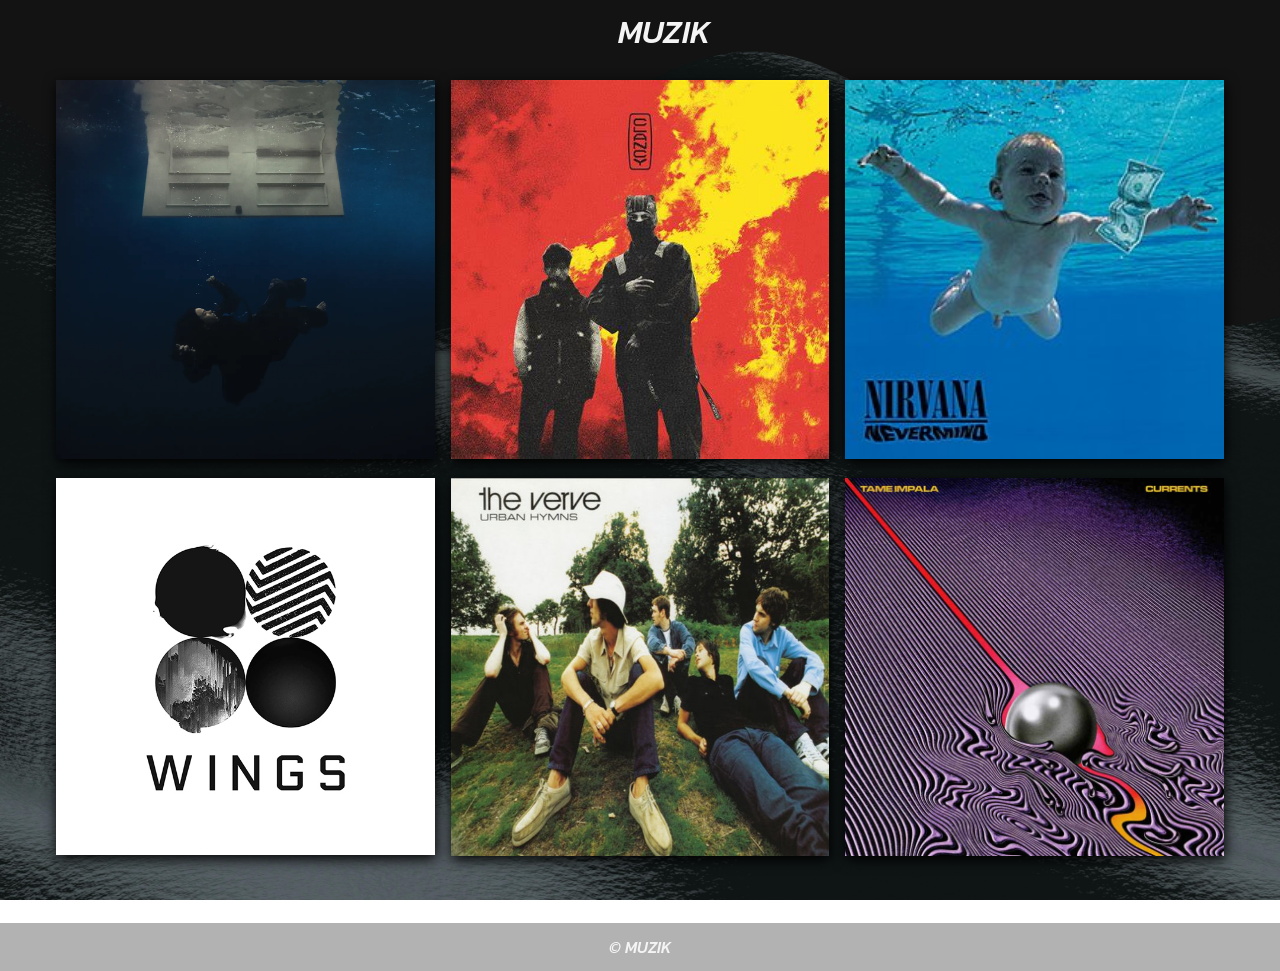
<file: index.html>
<!DOCTYPE html>
<html lang="en">
<head>
    <meta charset="UTF-8">
    <meta name="viewport" content="width=device-width, initial-scale=1">
    <title></title>

<!--FUENTES-->
<link rel="preconnect" href="https://fonts.googleapis.com">
<link rel="preconnect" href="https://fonts.gstatic.com" crossorigin>
<link href="https://fonts.googleapis.com/css2?family=Roboto+Condensed:ital,wght@0,100..900;1,100..900&display=swap" rel="stylesheet">

<link rel="preconnect" href="https://fonts.googleapis.com">
<link rel="preconnect" href="https://fonts.gstatic.com" crossorigin>
<link href="https://fonts.googleapis.com/css2?family=Kanit:ital,wght@1,500&display=swap" rel="stylesheet">

<!--ICONOS-->

<link rel="stylesheet" href="https://fonts.googleapis.com/css2?family=Material+Symbols+Outlined:opsz,wght,FILL,GRAD@20..48,100..700,0..1,-50..200&icon_names=pause" />
<!-- carpeta de estilos -->
<link rel="stylesheet" href="assets/css/styles.css">  

<body id="home" class="roboto-condensed-400">
    
    <!-----------------------Header----------------------->
    <header class="nav tacenter">
        <div>
            <a href="index.html"><span class="logo color-principalf4f4f4 kanit-medium-italic ">MUZIK</span></a>
        </div>
    </header>
    <!-----------------------Main----------------------->
    <main>
        <section class="album-galery">
                <a href="hmhas.html"><img src="assets/images/album-covers/hmhas-cover.webp" alt="" class="cover-estilo "></a>

                <a href="clancy.html"><img src="assets/images/album-covers/clancy-cover.jpg" alt="" class="cover-estilo "></a>
            
                <a href="nevermind.html"><img src="assets/images/album-covers/nevermind-cover.jpg" alt="" class="cover-estilo "></a>
            
                <a href="wings.html"><img src="assets/images/album-covers/wings-cover.jpg" alt="" class="cover-estilo "></a>

                <a href="urbanhymns.html"><img src="assets/images/album-covers/urbanHymns-cover.jpg" alt="" class="cover-estilo "></a>
            
                <a href="currents.html"><img src="assets/images/album-covers/currents-cover.jpg" alt="" class="cover-estilo "></a>
        </section>
    </main>
    <!-----------------------Footer----------------------->
    <footer class="footer-home">
        <span class="kanit-medium-italic color-principalf4f4f4">© MUZIK</span>
    </footer>

    <script src="assets/js/main.js"></script>
</body>
</html>
</file>
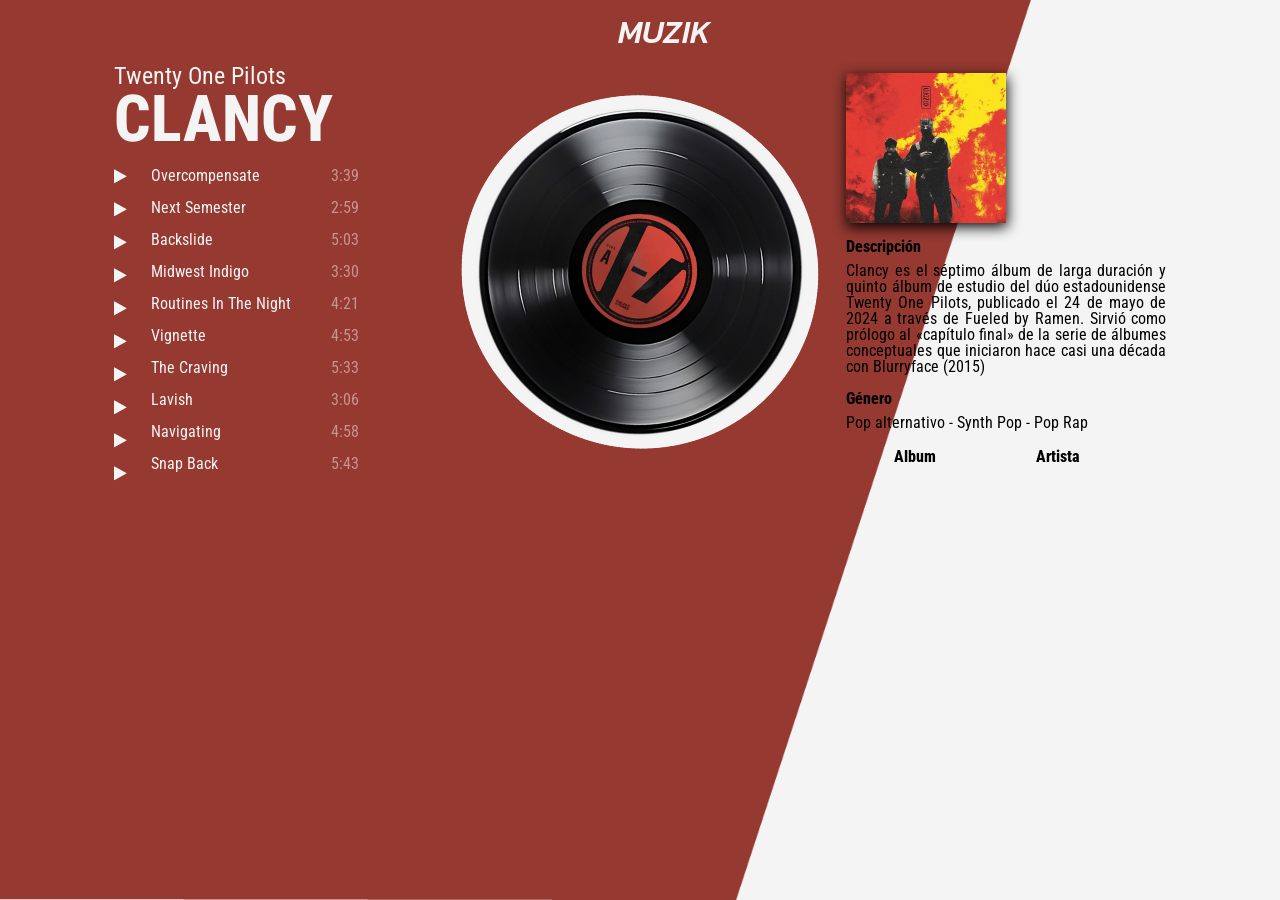
<file: clancy.html>
<!DOCTYPE html>
<html lang="en">
<head>
    <meta charset="UTF-8">
    <meta name="viewport" content="width=device-width, initial-scale=1">
    <title>CLANCY</title>
    

<!--FUENTES-->
<link rel="preconnect" href="https://fonts.googleapis.com">
<link rel="preconnect" href="https://fonts.gstatic.com" crossorigin>
<link href="https://fonts.googleapis.com/css2?family=Roboto+Condensed:ital,wght@0,100..900;1,100..900&display=swap" rel="stylesheet">

<link rel="preconnect" href="https://fonts.googleapis.com">
<link rel="preconnect" href="https://fonts.gstatic.com" crossorigin>
<link href="https://fonts.googleapis.com/css2?family=Kanit:ital,wght@1,500&display=swap" rel="stylesheet">

<!--ICONOS-->
<link rel="stylesheet" href="assets/files/font-awesome-4.7.0/css/font-awesome.css">
<!-- carpeta de estilos -->
<link rel="stylesheet" href="assets/css/styles.css">  

<body id="clancy" class="roboto-condensed-400">
    
    <!-----------------------Header----------------------->
    <header class="nav tacenter">
        <div>
            <a href="index.html"><span class="logo color-principalf4f4f4 kanit-medium-italic ">MUZIK</span></a>
        </div>
    </header>
    <!-----------------------Main----------------------->
    <main class="marginT jcc flex-container">
        <section class="flex-container spbt aicenter" id="album2">
            <div class="width20 jcc flexdc color-principalf4f4f4">
                <h3 class="album2-h3 fontsize-1-5"></h3>
                <h2 class="roboto-condensed-800 fontsize-4 album2-h2 width13"></h2>
                <div class="flex-container">
                    <div>
                        <div class="action">
                            <audio class="track">
                                <source src="assets/audio/skinny-billie.mp3" type="audio/mpeg">
                            </audio>
                            <div class="play marginT bt-music">
                                <i class="fa fa-play icono-musica"></i>
                                <i class="fa fa-pause icono-musica hide"></i>
                            </div>
                        </div>
                        <div class="action">
                            <audio class="track-2">
                                <source src="assets/audio/cancion1.mp3" type="audio/mpeg">
                            </audio>
                            <div class="play-2 marginT">
                                <i class="fa fa-play icono-musica lunch-billie-pl"></i>
                                <i class="fa fa-pause icono-musica hide lunch-billie-pa"></i>
                            </div>
                        </div> 
                        <div class="action">
                            <audio class="track">
                                <source src="assets/audio/cancion1.mp3" type="audio/mpeg">
                            </audio>
                            <div class="play marginT">
                                <i class="fa fa-play icono-musica"></i>
                                <i class="fa fa-pause icono-musica hide"></i>
                            </div>
                        </div>
                        <div class="action">
                            <audio class="track">
                                <source src="assets/audio/cancion1.mp3" type="audio/mpeg">
                            </audio>
                            <div class="play marginT">
                                <i class="fa fa-play icono-musica"></i>
                                <i class="fa fa-pause icono-musica hide"></i>
                            </div>
                        </div>
                        <div class="action">
                            <audio class="track">
                                <source src="assets/audio/cancion1.mp3" type="audio/mpeg">
                            </audio>
                            <div class="play marginT">
                                <i class="fa fa-play icono-musica"></i>
                                <i class="fa fa-pause icono-musica hide"></i>
                            </div>
                        </div>
                        <div class="action">
                            <audio class="track">
                                <source src="assets/audio/cancion1.mp3" type="audio/mpeg">
                            </audio>
                            <div class="play marginT">
                                <i class="fa fa-play icono-musica"></i>
                                <i class="fa fa-pause icono-musica hide"></i>
                            </div>
                        </div>
                        <div class="action">
                            <audio class="track">
                                <source src="assets/audio/cancion1.mp3" type="audio/mpeg">
                            </audio>
                            <div class="play marginT">
                                <i class="fa fa-play icono-musica"></i>
                                <i class="fa fa-pause icono-musica hide"></i>
                            </div>
                        </div>
                        <div class="action">
                            <audio class="track">
                                <source src="assets/audio/cancion1.mp3" type="audio/mpeg">
                            </audio>
                            <div class="play marginT">
                                <i class="fa fa-play icono-musica"></i>
                                <i class="fa fa-pause icono-musica hide"></i>
                            </div>
                        </div>
                        <div class="action">
                            <audio class="track">
                                <source src="assets/audio/cancion1.mp3" type="audio/mpeg">
                            </audio>
                            <div class="play marginT">
                                <i class="fa fa-play icono-musica"></i>
                                <i class="fa fa-pause icono-musica hide"></i>
                            </div>
                        </div>
                        <div class="action">
                            <audio class="track">
                                <source src="assets/audio/cancion1.mp3" type="audio/mpeg">
                            </audio>
                            <div class="play marginT">
                                <i class="fa fa-play icono-musica"></i>
                                <i class="fa fa-pause icono-musica hide"></i>
                            </div>
                        </div>
                    </div>
                    <div class="cancionesalb2">
                            
                    </div>
                </div>
                
            </div>
            <div>
                <img src="assets/images/album-covers/vinyl-clancy.png" alt="" class="album-cover">
            </div>
            <div id="info-container" class="width20 flexdc jcc">
                <div id="contenido1" class="contenido flexdc">
                    <img src="assets/images/album-covers/clancy-cover.jpg" alt="" class="portada">
                    <span class="marginT roboto-condensed-800">Descripción</span>
                    <p class="marginT-05 ta-justify descrip2"></p>
                    <span class="marginT roboto-condensed-800">Género</span>
                    <p class="marginT-05 ta-justify genero2"></p>
                </div>

                <div id="contenido2" class="contenido oculto flexdc">
                    <img src="assets/images/picture-artist/picture-top.jpg" alt="" class="portada">
                    <span class="marginT roboto-condensed-800">Artista</span>
                    <p class="marginT-05 ta-justify ">Twenty One Pilots (estilizado en minúsculas como twenty øne piløts) es un dúo musical estadounidense de Columbus, Ohio. La banda se formó en 2009 por el vocalista Tyler Joseph junto con Nick Thomas y Chris Salih, quienes la abandonaron en 2011.[2]​ Desde su partida, la formación ha consistido en el cantante Tyler Joseph y el baterista Josh Dun.</p>
                </div>
                <div class="marginT-05">
                    <button id="boton1">Album</button>
                    <button id="boton2">Artista</button>
                </div>     
            </div>
        </section>



    </main>
    <!-----------------------Footer----------------------->
    <footer>
        
    </footer>

    <script src="assets/js/main.js"></script>
</body>
</html>
</file>
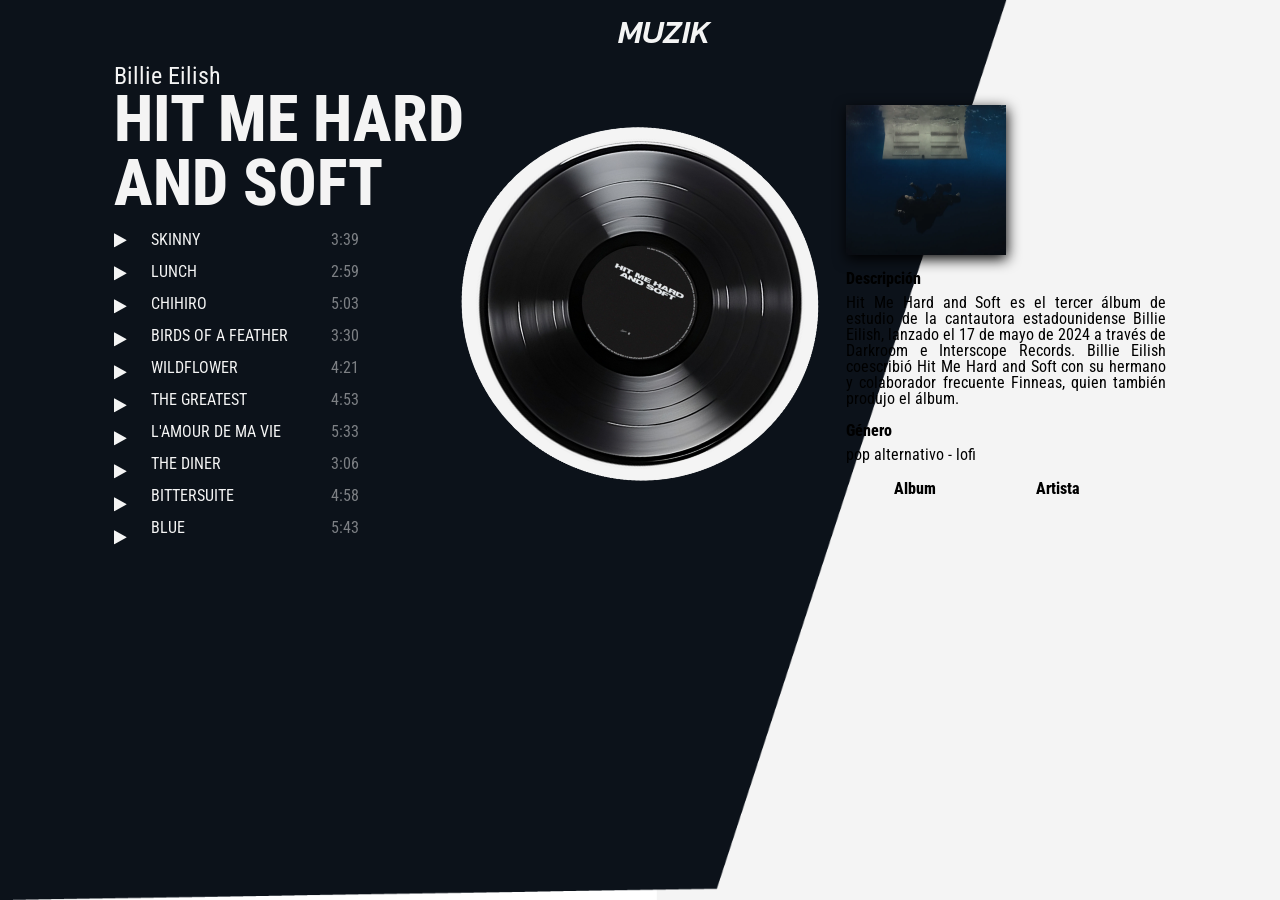
<file: hmhas.html>
<!DOCTYPE html>
<html lang="en">
<head>
    <meta charset="UTF-8">
    <meta name="viewport" content="width=device-width, initial-scale=1">
    <title>HIT ME HARD AND SOFT</title>
    

<!--FUENTES-->
<link rel="preconnect" href="https://fonts.googleapis.com">
<link rel="preconnect" href="https://fonts.gstatic.com" crossorigin>
<link href="https://fonts.googleapis.com/css2?family=Roboto+Condensed:ital,wght@0,100..900;1,100..900&display=swap" rel="stylesheet">

<link rel="preconnect" href="https://fonts.googleapis.com">
<link rel="preconnect" href="https://fonts.gstatic.com" crossorigin>
<link href="https://fonts.googleapis.com/css2?family=Kanit:ital,wght@1,500&display=swap" rel="stylesheet">

<!--ICONOS-->
<link rel="stylesheet" href="assets/files/font-awesome-4.7.0/css/font-awesome.css">
<!-- carpeta de estilos -->
<link rel="stylesheet" href="assets/css/styles.css">  

<body id="hmhas" class="roboto-condensed-400">
    
    <!-----------------------Header----------------------->
    <header class="nav tacenter">
        <div>
            <a href="index.html"><span class="logo color-principalf4f4f4 kanit-medium-italic ">MUZIK</span></a>
        </div>
    </header>
    <!-----------------------Main----------------------->
    <main class="marginT jcc flex-container">
        <section class="flex-container spbt aicenter" id="album1">
            <div class="width20 jcc flexdc color-principalf4f4f4">
                <h3 class="album1-h3 fontsize-1-5"></h3>
                <h2 class="roboto-condensed-800 fontsize-4 album1-h2 width13"></h2>
                <div class="flex-container">
                    <div>
                        <div class="action">
                            <audio class="track">
                                <source src="assets/audio/skinny-billie.mp3" type="audio/mpeg">
                            </audio>
                            <div class="play marginT bt-music">
                                <i class="fa fa-play icono-musica"></i>
                                <i class="fa fa-pause icono-musica hide"></i>
                            </div>
                        </div>
                        <div class="action">
                            <audio class="track-2">
                                <source src="assets/audio/cancion1.mp3" type="audio/mpeg">
                            </audio>
                            <div class="play-2 marginT">
                                <i class="fa fa-play icono-musica lunch-billie-pl"></i>
                                <i class="fa fa-pause icono-musica hide lunch-billie-pa"></i>
                            </div>
                        </div> 
                        <div class="action">
                            <audio class="track">
                                <source src="assets/audio/cancion1.mp3" type="audio/mpeg">
                            </audio>
                            <div class="play marginT">
                                <i class="fa fa-play icono-musica"></i>
                                <i class="fa fa-pause icono-musica hide"></i>
                            </div>
                        </div>
                        <div class="action">
                            <audio class="track">
                                <source src="assets/audio/cancion1.mp3" type="audio/mpeg">
                            </audio>
                            <div class="play marginT">
                                <i class="fa fa-play icono-musica"></i>
                                <i class="fa fa-pause icono-musica hide"></i>
                            </div>
                        </div>
                        <div class="action">
                            <audio class="track">
                                <source src="assets/audio/cancion1.mp3" type="audio/mpeg">
                            </audio>
                            <div class="play marginT">
                                <i class="fa fa-play icono-musica"></i>
                                <i class="fa fa-pause icono-musica hide"></i>
                            </div>
                        </div>
                        <div class="action">
                            <audio class="track">
                                <source src="assets/audio/cancion1.mp3" type="audio/mpeg">
                            </audio>
                            <div class="play marginT">
                                <i class="fa fa-play icono-musica"></i>
                                <i class="fa fa-pause icono-musica hide"></i>
                            </div>
                        </div>
                        <div class="action">
                            <audio class="track">
                                <source src="assets/audio/cancion1.mp3" type="audio/mpeg">
                            </audio>
                            <div class="play marginT">
                                <i class="fa fa-play icono-musica"></i>
                                <i class="fa fa-pause icono-musica hide"></i>
                            </div>
                        </div>
                        <div class="action">
                            <audio class="track">
                                <source src="assets/audio/cancion1.mp3" type="audio/mpeg">
                            </audio>
                            <div class="play marginT">
                                <i class="fa fa-play icono-musica"></i>
                                <i class="fa fa-pause icono-musica hide"></i>
                            </div>
                        </div>
                        <div class="action">
                            <audio class="track">
                                <source src="assets/audio/cancion1.mp3" type="audio/mpeg">
                            </audio>
                            <div class="play marginT">
                                <i class="fa fa-play icono-musica"></i>
                                <i class="fa fa-pause icono-musica hide"></i>
                            </div>
                        </div>
                        <div class="action">
                            <audio class="track">
                                <source src="assets/audio/cancion1.mp3" type="audio/mpeg">
                            </audio>
                            <div class="play marginT">
                                <i class="fa fa-play icono-musica"></i>
                                <i class="fa fa-pause icono-musica hide"></i>
                            </div>
                        </div>
                    </div>
                    <div class="cancionesalb1">
                            
                    </div>
                </div>
                
            </div>
            <div>
                <img src="assets/images/album-covers/vinyl-billie.png" alt="" class="album-cover">
            </div>
            <div id="info-container" class="width20 flexdc jcc">
                <div id="contenido1" class="contenido flexdc">
                    <img src="assets/images/album-covers/hmhas-cover.webp" alt="" class="portada">
                    <span class="marginT roboto-condensed-800">Descripción</span>
                    <p class="marginT-05 ta-justify descrip1"></p>
                    <span class="marginT roboto-condensed-800">Género</span>
                    <p class="marginT-05 ta-justify genero1"></p>
                </div>

                <div id="contenido2" class="contenido oculto flexdc">
                    <img src="assets/images/picture-artist/picture-billie.png" alt="" class="portada">
                    <span class="marginT roboto-condensed-800">Artista</span>
                    <p class="marginT-05 ta-justify ">Billie Eilish Pirate Baird O'Connell (Los Ángeles, California, 18 de diciembre de 2001), conocida simplemente como Billie Eilish, es una cantante, compositora y productora musical estadounidense.</p>
                </div>
                <div class="marginT-05">
                    <button id="boton1">Album</button>
                    <button id="boton2">Artista</button>
                </div>     
            </div>
        </section>



    </main>
    <!-----------------------Footer----------------------->
    <footer>
        
    </footer>

    <script src="assets/js/main.js"></script>
</body>
</html>
</file>
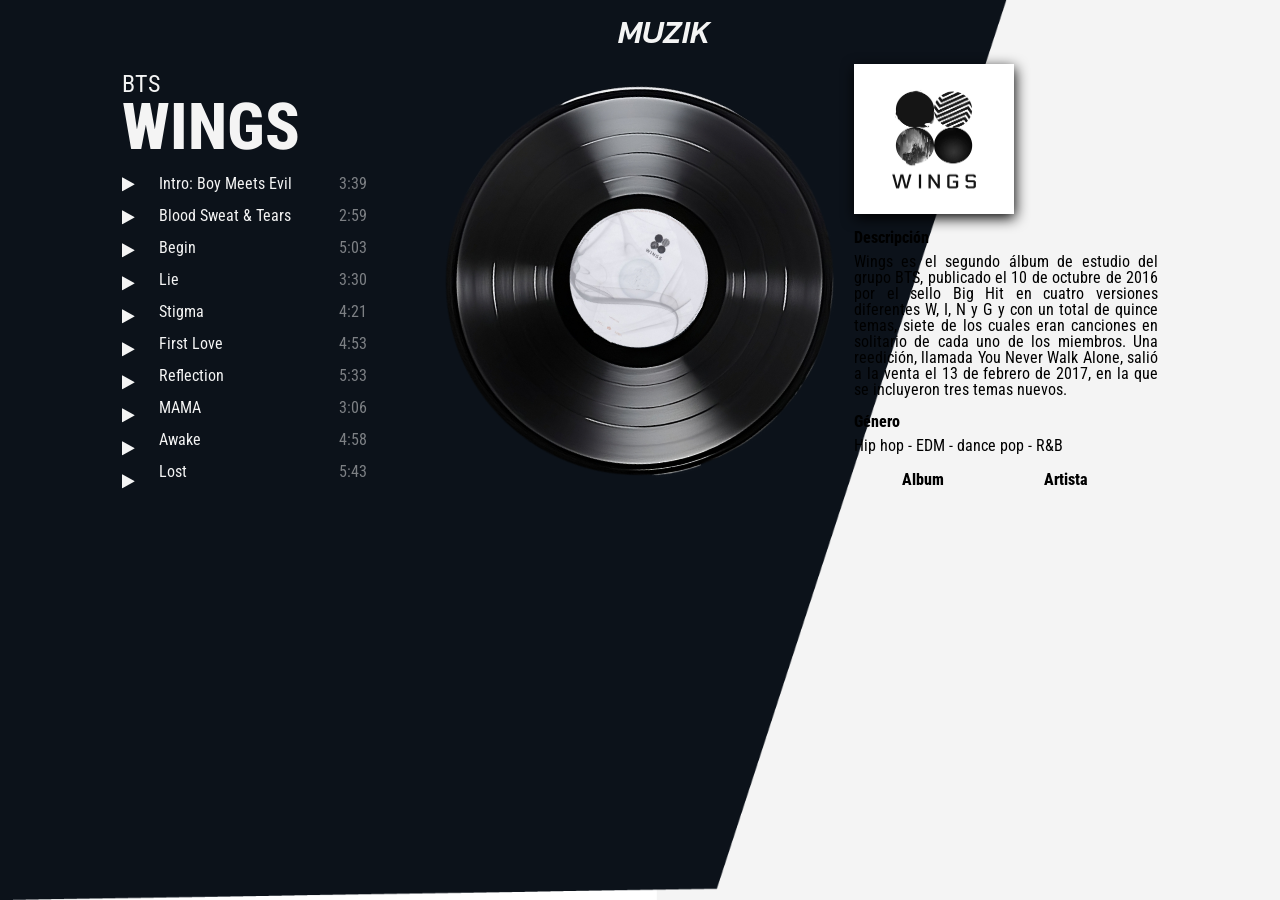
<file: wings.html>
<!DOCTYPE html>
<html lang="en">
<head>
    <meta charset="UTF-8">
    <meta name="viewport" content="width=device-width, initial-scale=1">
    <title>WINGS</title>
    

<!--FUENTES-->
<link rel="preconnect" href="https://fonts.googleapis.com">
<link rel="preconnect" href="https://fonts.gstatic.com" crossorigin>
<link href="https://fonts.googleapis.com/css2?family=Roboto+Condensed:ital,wght@0,100..900;1,100..900&display=swap" rel="stylesheet">

<link rel="preconnect" href="https://fonts.googleapis.com">
<link rel="preconnect" href="https://fonts.gstatic.com" crossorigin>
<link href="https://fonts.googleapis.com/css2?family=Kanit:ital,wght@1,500&display=swap" rel="stylesheet">

<!--ICONOS-->
<link rel="stylesheet" href="assets/files/font-awesome-4.7.0/css/font-awesome.css">
<!-- carpeta de estilos -->
<link rel="stylesheet" href="assets/css/styles.css">  

<body id="wings" class="roboto-condensed-400">
    
    <!-----------------------Header----------------------->
    <header class="nav tacenter">
        <div>
            <a href="index.html"><span class="logo color-principalf4f4f4 kanit-medium-italic ">MUZIK</span></a>
        </div>
    </header>
    <!-----------------------Main----------------------->
    <main class="marginT jcc flex-container">
        <section class="flex-container spbt aicenter" id="album3">
            <div class="width20 jcc flexdc color-principalf4f4f4">
                <h3 class="album3-h3 fontsize-1-5"></h3>
                <h2 class="roboto-condensed-800 fontsize-4 album3-h2 width13"></h2>
                <div class="flex-container">
                    <div>
                        <div class="action">
                            <audio class="track">
                                <source src="assets/audio/skinny-billie.mp3" type="audio/mpeg">
                            </audio>
                            <div class="play marginT bt-music">
                                <i class="fa fa-play icono-musica"></i>
                                <i class="fa fa-pause icono-musica hide"></i>
                            </div>
                        </div>
                        <div class="action">
                            <audio class="track-2">
                                <source src="assets/audio/cancion1.mp3" type="audio/mpeg">
                            </audio>
                            <div class="play-2 marginT">
                                <i class="fa fa-play icono-musica lunch-billie-pl"></i>
                                <i class="fa fa-pause icono-musica hide lunch-billie-pa"></i>
                            </div>
                        </div> 
                        <div class="action">
                            <audio class="track">
                                <source src="assets/audio/cancion1.mp3" type="audio/mpeg">
                            </audio>
                            <div class="play marginT">
                                <i class="fa fa-play icono-musica"></i>
                                <i class="fa fa-pause icono-musica hide"></i>
                            </div>
                        </div>
                        <div class="action">
                            <audio class="track">
                                <source src="assets/audio/cancion1.mp3" type="audio/mpeg">
                            </audio>
                            <div class="play marginT">
                                <i class="fa fa-play icono-musica"></i>
                                <i class="fa fa-pause icono-musica hide"></i>
                            </div>
                        </div>
                        <div class="action">
                            <audio class="track">
                                <source src="assets/audio/cancion1.mp3" type="audio/mpeg">
                            </audio>
                            <div class="play marginT">
                                <i class="fa fa-play icono-musica"></i>
                                <i class="fa fa-pause icono-musica hide"></i>
                            </div>
                        </div>
                        <div class="action">
                            <audio class="track">
                                <source src="assets/audio/cancion1.mp3" type="audio/mpeg">
                            </audio>
                            <div class="play marginT">
                                <i class="fa fa-play icono-musica"></i>
                                <i class="fa fa-pause icono-musica hide"></i>
                            </div>
                        </div>
                        <div class="action">
                            <audio class="track">
                                <source src="assets/audio/cancion1.mp3" type="audio/mpeg">
                            </audio>
                            <div class="play marginT">
                                <i class="fa fa-play icono-musica"></i>
                                <i class="fa fa-pause icono-musica hide"></i>
                            </div>
                        </div>
                        <div class="action">
                            <audio class="track">
                                <source src="assets/audio/cancion1.mp3" type="audio/mpeg">
                            </audio>
                            <div class="play marginT">
                                <i class="fa fa-play icono-musica"></i>
                                <i class="fa fa-pause icono-musica hide"></i>
                            </div>
                        </div>
                        <div class="action">
                            <audio class="track">
                                <source src="assets/audio/cancion1.mp3" type="audio/mpeg">
                            </audio>
                            <div class="play marginT">
                                <i class="fa fa-play icono-musica"></i>
                                <i class="fa fa-pause icono-musica hide"></i>
                            </div>
                        </div>
                        <div class="action">
                            <audio class="track">
                                <source src="assets/audio/cancion1.mp3" type="audio/mpeg">
                            </audio>
                            <div class="play marginT">
                                <i class="fa fa-play icono-musica"></i>
                                <i class="fa fa-pause icono-musica hide"></i>
                            </div>
                        </div>
                    </div>
                    <div class="cancionesalb3">
                            
                    </div>
                </div>
                
            </div>
            <div>
                <img src="assets/images/album-covers/vinyl-wings.png" alt="" class="album-cover">
            </div>
            <div id="info-container" class="width20 flexdc jcc estiloalbum3">
                <div id="contenido1" class="contenido flexdc">
                    <img src="assets/images/album-covers/wings-cover.jpg" alt="" class="portada">
                    <span class="marginT roboto-condensed-800">Descripción</span>
                    <p class="marginT-05 ta-justify descrip3"></p>
                    <span class="marginT roboto-condensed-800">Género</span>
                    <p class="marginT-05 ta-justify genero3"></p>
                </div>

                <div id="contenido2" class="contenido oculto flexdc">
                    <img src="assets/images/picture-artist/picture-bts.jpg" alt="" class="portada">
                    <span class="marginT roboto-condensed-800">Artista</span>
                    <p class="marginT-05 ta-justify ">BTS es un grupo de pop del estilo de K-pop, hip hop, R&B contemporáneo y dance, la agrupación es originaria de Seul, Corea Del Sur, esta fue formada por la compañía Big Hit Entertainment. BTS está compuesto por siete integrantes: Jin, Suga, J-Hope, RM, Jimin, V y Jungkook. Debutaron el 12 de junio de 2013, con la canción “No More Dream”, incluida en su primer EP “2 Cool 4 Skool”.</p>
                </div>
                <div class="marginT-05">
                    <button id="boton1">Album</button>
                    <button id="boton2">Artista</button>
                </div>     
            </div>
        </section>



    </main>
    <!-----------------------Footer----------------------->
    <footer>
        
    </footer>

    <script src="assets/js/main.js"></script>
</body>
</html>
</file>
<file: assets/css/styles.css>
/*empieza el reset*/

html, body, div, span, applet, object, iframe,
h1, h2, h3, h4, h5, h6, p, blockquote, pre,
a, abbr, acronym, address, big, cite, code,
del, dfn, em, img, ins, kbd, q, s, samp,
small, strike, strong, sub, sup, tt, var,
b, u, i, center,
dl, dt, dd, ol, ul, li,
fieldset, form, label, legend,
table, caption, tbody, tfoot, thead, tr, th, td,
article, aside, canvas, details, embed, 
figure, figcaption, footer, header, hgroup, 
menu, nav, output, ruby, section, summary,
time, mark, audio, video {
	margin: 0;
	padding: 0;
	border: 0;
	font-size: 100%;
	font: inherit;
	vertical-align: baseline;
  text-decoration: none;
  list-style: none;
}
/* HTML5 display-role reset for older browsers */
article, aside, details, figcaption, figure, 
footer, header, hgroup, menu, nav, section {
	display: block;
}
body {
	line-height: 1;
}
ol, ul {
	list-style: none;
}
blockquote, q {
	quotes: none;
}
blockquote:before, blockquote:after,
q:before, q:after {
	content: '';
	content: none;
}
table {
	border-collapse: collapse;
	border-spacing: 0;
}

*{
  box-sizing: border-box;
  margin-left: 1.5em;
  margin-right: 1.5em;
}



/*termina el reset*/

/*fuentes*/

.roboto-condensed-400{
    font-family: "Roboto Condensed", sans-serif;
    font-optical-sizing: auto;
    font-weight: 400;
    font-style: normal;
}

.roboto-condensed-800{
    font-family: "Roboto Condensed", sans-serif;
    font-optical-sizing: auto;
    font-weight: 800;
    font-style: normal;
}

.kanit-medium-italic {
    font-family: "Kanit", sans-serif;
    font-weight: 500;
    font-style: italic;
  }
  

.fontsize-4{
    font-size: 4em;
}

.fontsize-1-5{
    font-size: 1.5em;
}

/*colores*/

.color-principalf4f4f4{
    color: #f4f4f4;
}

/*comienza el css de la pagina*/

/*nav*/

.nav{
    margin-top: 1em;
    
}

.logo {
    margin-left: 1.5em;
    font-size: 2em;
}

.esp-5{
    gap: 5em;
    
}

.marginR-1-5{
    margin-right: 1.5em;
}

/*album cover*/

.album-cover{
    height: 400px;
}

.portada{
    height: 150px;
    width: 10em;
    filter: drop-shadow(1px 4px 7px #000000); /*horizontal vertical difuminado*/
}

/*flexbox*/

.flex-container{/*convierte al contenedor en flexible*/
    display: flex;
}

.spbt{
    justify-content: space-between;
}
  
.jcc{
    justify-content: center;
}
  
.aicenter{/*alinea los items al centro*/
    align-items: center;
}
  
.tacenter{/*alinea el texto al centro*/
    text-align: center;
}
  
.wrapw{
    flex-wrap: wrap;
}
  
.flexEnd{
    justify-self: flex-end;
}
  
.flexdrowr{
    flex-direction: row-reverse;
}
  
.flexdc{
    flex-direction: column;
}
   
.spard{
    justify-content: space-around;
}
  
.posRel{
    position: relative;
}
  
.posAbs{
    position: absolute;
}

/*width*/

.width13{
    width: 6em;
}

.width20{
    width: 20em;
}

.width80{
    width: 70%;
    text-align: center;
}

/*margins*/
.marginT-05{
    margin-top: 0.5em;
}

.marginT{
    margin-top: 1em;
}

.ta-justify{
    text-align: justify;
}

/*HOME*/

.album-galery{
    display: grid;
    grid-template-columns: repeat(auto-fit, minmax(350px,1fr));
    gap: 1em 1em;
    padding: 2em 2em;
    
}

.album-galery img{
    width: 100%;

}

.cover-estilo{
    cursor: pointer;
    filter: drop-shadow(1px 4px 7px #000000); /*horizontal vertical difuminado*/
}


/*FONDO DE LAS PAGINAS*/

body#home{
    background: url(../images/back-home.jpg);
    background-blend-mode: darken;
    background-repeat: no-repeat;
    background-attachment: fixed;
    background-size: cover;
    height: 25em;
}

body#hmhas{
    background: url(../images/back.png);
    background-blend-mode: darken;
    background-repeat: no-repeat;
    background-attachment: fixed;
    background-size: cover;
    height: auto;
}

body#clancy{
    background: url(../images/back-clancy.png);
    background-blend-mode: darken;
    background-repeat: no-repeat;
    background-attachment: fixed;
    background-size: cover;
    height: 25em;
}

body#wings{
    background: url(../images/back.png);
    background-blend-mode: darken;
    background-repeat: no-repeat;
    background-attachment: fixed;
    background-size: cover;
    height: 25em;
}


/*botones artista y album*/

button{
    font-family: "Roboto Condensed", sans-serif;
    font-weight: 800;
    margin: 0;
    padding: 0.5em 3em;
    font-size: 1em;
    cursor: pointer;
    border: none;
    background: none;
}
button:hover{
    color: #F4F4F4;
    background: #0C121A;
    border: none;
    border-radius: 5em;
}

/*FOOTER*/

.footer-home{
    display: flex;
    justify-content: center;
    margin-top: 2em;
    padding-top: 1em;
    padding-bottom: 1em;
    background-color: #0000004d;
}

/*canciones*/
.cancionesalb1 {
    margin-top: 0.5em;
    width: 70%;
}

.cancionesalb1:hover {
    width: 70%;
}

.cancion1 h5{
    color: #ffffff77; 
}

.cancion1-nombre{
    margin-right: 1em;
}

.cancion1{/*clase del div*/
    color: #F4F4F4;
    display: flex;
    padding: 0.5em;
    justify-content: space-between;
}

.cancion1:hover{
    border-radius: 0.2em;
    color: #0C121A;
    background-color: #f4f4f43c;
}
/*album 2*/
.cancionesalb2 {
    margin-top: 0.5em;
    width: 70%;
}

.cancionesalb2:hover {
    width: 70%;
}

.cancion2 h5{
    color: #ffffff77; 
}

.cancion2-nombre{
    margin-right: 1em;
}

.cancion2{/*clase del div*/
    color: #F4F4F4;
    display: flex;
    padding: 0.5em;
    justify-content: space-between;
}

.cancion2:hover{
    border-radius: 0.2em;
    color: #0C121A;
    background-color: #f4f4f43c;
}

/*album 3*/
.cancionesalb3 {
    margin-top: 0.5em;
    width: 70%;
}

.cancionesalb3:hover {
    width: 70%;
}

.cancion3 h5{
    color: #ffffff77; 
}

.cancion3-nombre{
    margin-right: 1em;
}

.cancion3{/*clase del div*/
    color: #F4F4F4;
    display: flex;
    padding: 0.5em;
    justify-content: space-between;
}

.cancion3:hover{
    border-radius: 0.2em;
    color: #0C121A;
    background-color: #f4f4f43c;
}

.estiloalbum3{
    padding-left: 1em;
}


/*botones musica*/

.icono-musica{
    cursor: pointer;
}
.hide{
    display: none;
}

.bt-music{
    margin-right: 1em;
}



/* --------------------MEDIA QUERIES---------------------------- */

  /* -------mobile------- */
  @media only screen and (max-width:650px){
    body#hmhas{
        background: #353347;
    }
    .color-principalf4f4f4{
        color:#0C121A;
    }
    #album1{
        display: flex;
        justify-content: center;
        align-items: center;
        flex-direction: column;
    }
    #info-container{
        display: flex;
    }
    .portada{
        margin-top: 2em;
        width: 100%;
        height: auto;
    }

    .marginT{
        margin-top: 1.5em;
    }

    .nav{
        margin: 0;
    }
  }
</file>
